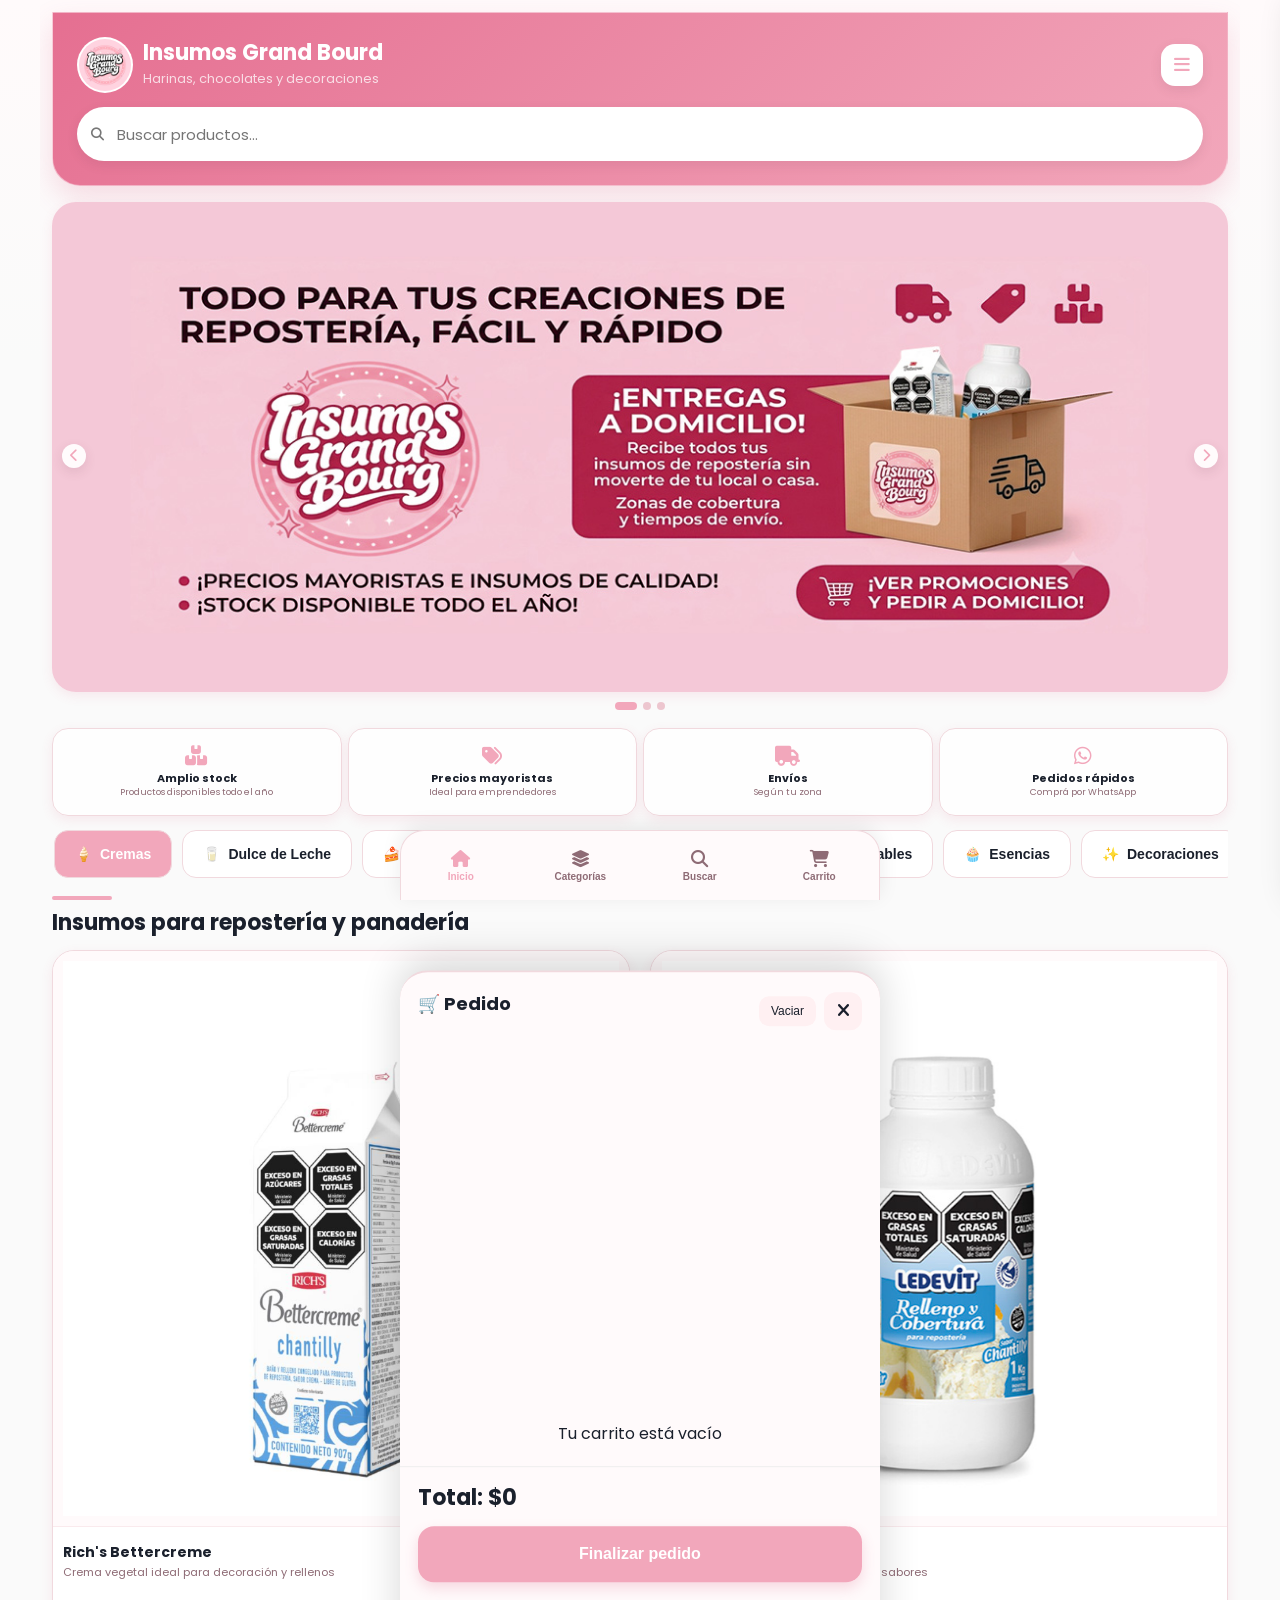
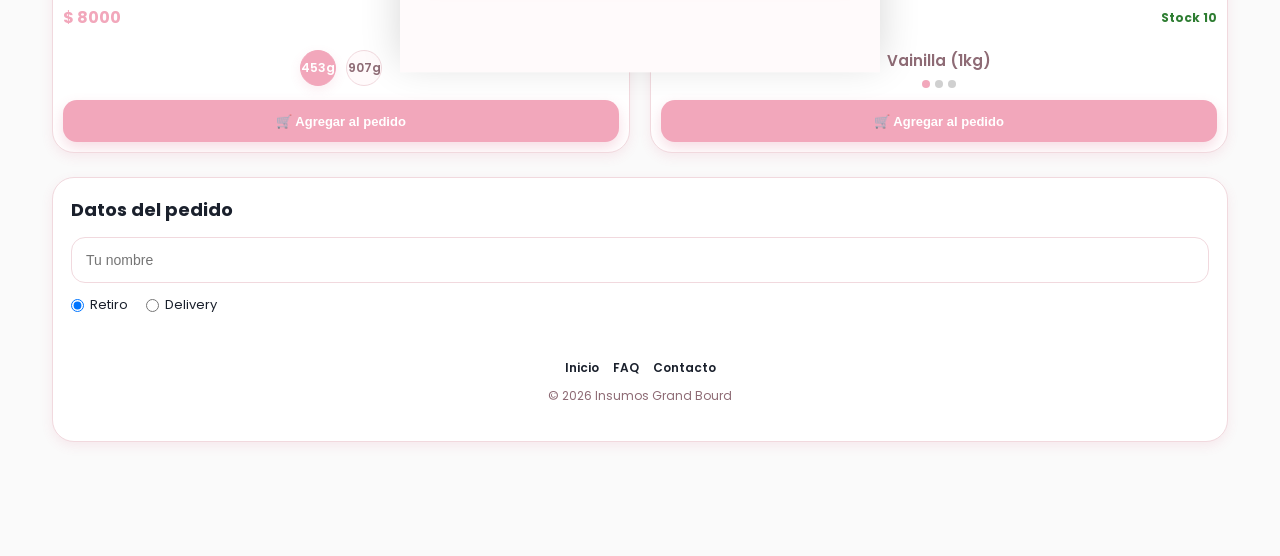
<file: index.html>
<!DOCTYPE html>
<html lang="es">

<head>

  <!-- ========================================
  META
  ======================================== -->

  <meta charset="UTF-8">

  <meta
    name="viewport"
    content="width=device-width, initial-scale=1.0"
  >

 <meta
  property="og:title"
  content="Insumos Grand Bourd"
>

  <meta
    name="theme-color"
  content="#D65378"
  >

  <!-- OPEN GRAPH -->

  <meta
  property="og:title"
  content="Insumos Grand Bourd"
>

  <meta
  property="og:description"
  content="Harinas, chocolates, dulce de leche, decoración y mucho más."
>

  <meta
    property="og:image"
    content="img/banners/banner1.jpg"
  >

  <meta
    property="og:type"
    content="website"
  >
  <meta
  property="og:locale"
  content="es_AR"
>

<meta
  property="og:site_name"
  content="Insumos Grand Bourd"
>

  <!-- TITLE -->

 <title>
  Insumos Grand Bourd
</title>

  <!-- FAVICON -->

  <link
    rel="icon"
    href="img/logo/favicon.png"
  >

  <!-- MANIFEST -->

  <link
    rel="manifest"
    href="manifest.json"
  >

  <!-- PRELOAD -->

  <link
    rel="preload"
    as="image"
    href="img/logo/logo.png"
  >

  <!-- ========================================
  CSS
  ======================================== -->

  <link
    rel="stylesheet"
    href="css/variables.css"
  >

  <link
    rel="stylesheet"
    href="css/style.css"
  >

  <link
    rel="stylesheet"
    href="css/responsive.css"
  >

  <!-- ========================================
  ICONOS
  ======================================== -->

  <link
    rel="stylesheet"
    href="https://cdnjs.cloudflare.com/ajax/libs/font-awesome/6.5.2/css/all.min.css"
  >

  <!-- ========================================
  FUENTES
  ======================================== -->

  <link
    rel="preconnect"
    href="https://fonts.googleapis.com"
  >

  <link
    rel="preconnect"
    href="https://fonts.gstatic.com"
    crossorigin
  >

  <link
    href="https://fonts.googleapis.com/css2?family=Poppins:wght@400;500;600;700&display=swap"
    rel="stylesheet"
  >

</head>

<body>

  <!-- ========================================
  APP
  ======================================== -->

  <div id="app">

    <!-- ========================================
    HEADER
    ======================================== -->

    <header class="header-premium">

      <!-- TOP -->

      <div class="header-top">

        <!-- LOGO -->

        <div class="header-logo">

          <img
            src="img/logo/logo.png"
            alt="Logo del negocio"
            class="logo"
            loading="eager"
          >

          <div class="negocio-info">

            <h1>
  Insumos Grand Bourd
</h1>

<p>
  Todo para repostería y panadería
</p>

          </div>

        </div>

        <!-- MENÚ -->

        <button
          id="menu-btn"
          type="button"
          class="menu-btn"
          aria-label="Abrir menú"
        >

          <i class="fa-solid fa-bars"></i>

        </button>

      </div>

      <!-- BUSCADOR -->

      <div class="header-search-full">

        <i class="fa-solid fa-magnifying-glass"></i>

        <input
          type="text"
          id="buscador"
          placeholder="Buscar productos..."
          autocomplete="off"
          enterkeyhint="search"
        >

      </div>

    </header>

    <!-- ========================================
    MENÚ LATERAL
    ======================================== -->

    <aside
      id="menu-lateral"
      class="menu-lateral"
    >

      <div class="menu-header">

        <h3>
          Menú
        </h3>

        <button
          id="cerrar-menu"
          class="cerrar-menu"
          type="button"
          aria-label="Cerrar menú"
        >

          <i class="fa-solid fa-xmark"></i>

        </button>

      </div>

      <nav class="menu-links">

        <a href="index.html">

          <i class="fa-solid fa-house"></i>

          Inicio

        </a>

        <a href="pages/faq.html">

          <i class="fa-solid fa-circle-question"></i>

          Preguntas frecuentes

        </a>

        <a href="pages/contacto.html">

          <i class="fa-solid fa-envelope"></i>

          Contacto

        </a>

      </nav>

    </aside>

    <!-- OVERLAY MENU -->

    <div
      id="overlay-menu"
      class="overlay-menu"
    >
    </div>

    <!-- ========================================
    SLIDER
    ======================================== -->

    <section class="slider-promos">

      <!-- IZQUIERDA -->

      <button
        class="slider-arrow prev"
        type="button"
        aria-label="Banner anterior"
      >

        <i class="fa-solid fa-chevron-left"></i>

      </button>

      <!-- CONTENEDOR -->

      <div class="slider-container">

        <div class="slider-track">

          <img
            src="img/banners/banner1.jpg"
            alt="Banner promocional 1"
            width="1200"
            height="500"
            loading="lazy"
          >

          <img
            src="img/banners/banner2.jpg"
            alt="Banner promocional 2"
            width="1200"
            height="500"
            loading="lazy"
          >

          <img
            src="img/banners/banner3.jpg"
            alt="Banner promocional 3"
            width="1200"
            height="500"
            loading="lazy"
          >

        </div>

      </div>

      <!-- DERECHA -->

      <button
        class="slider-arrow next"
        type="button"
        aria-label="Siguiente banner"
      >

        <i class="fa-solid fa-chevron-right"></i>

      </button>

      <!-- DOTS -->

      <div class="slider-dots">

        <span class="dot active"></span>

        <span class="dot"></span>

        <span class="dot"></span>

      </div>

    </section>


<!-- ========================================
BENEFICIOS
======================================== -->

<section class="beneficios">

  <article class="beneficio-card">

    <div class="beneficio-icon">

      <i class="fa-solid fa-boxes-stacked"></i>

    </div>

    <div>

      <h4>
        Amplio stock
      </h4>

      <p>
        Productos disponibles todo el año
      </p>

    </div>

  </article>

  <article class="beneficio-card">

    <div class="beneficio-icon">

      <i class="fa-solid fa-tags"></i>

    </div>

    <div>

      <h4>
        Precios mayoristas
      </h4>

      <p>
        Ideal para emprendedores
      </p>

    </div>

  </article>

  <article class="beneficio-card">

    <div class="beneficio-icon">

      <i class="fa-solid fa-truck"></i>

    </div>

    <div>

      <h4>
        Envíos
      </h4>

      <p>
        Según tu zona
      </p>

    </div>

  </article>

  <article class="beneficio-card">

    <div class="beneficio-icon">

      <i class="fa-brands fa-whatsapp"></i>

    </div>

    <div>

      <h4>
        Pedidos rápidos
      </h4>

      <p>
        Comprá por WhatsApp
      </p>

    </div>

  </article>

</section>

<!-- ========================================
CATEGORÍAS
======================================== -->

<section
  id="categorias"
  class="categorias categorias-premium categorias-slider"
>
</section>

<!-- ========================================
TÍTULO PRODUCTOS
======================================== -->

<section class="titulo-seccion-productos">

      <div class="titulo-linea"></div>

      <div class="titulo-info">

       <h4 id="titulo-categoria">
  Insumos para repostería y panadería
</h4>
      </div>

    </section>

    <!-- ========================================
    PRODUCTOS
    ======================================== -->

    <main id="productos">
    </main>

    <!-- ========================================
    DATOS CLIENTE
    ======================================== -->

    <section id="datos-cliente">

      <h2>
        Datos del pedido
      </h2>

      <!-- NOMBRE -->

      <input
        type="text"
        id="nombre-cliente"
        placeholder="Tu nombre"
        autocomplete="name"
      >

      <!-- ENTREGA -->

      <div class="opciones-entrega">

        <label>

          <input
            type="radio"
            name="tipo-entrega"
            value="retiro"
            checked
          >

          Retiro

        </label>

        <label>

          <input
            type="radio"
            name="tipo-entrega"
            value="delivery"
          >

          Delivery

        </label>

      </div>

      <!-- DIRECCIÓN -->

      <div
  id="contenedor-direccion"
  class="direccion-oculta"
>

  <select
    id="localidad-cliente"
  >

    <option value="">
      Seleccionar localidad
    </option>

  </select>

  <input
    type="text"
    id="direccion-cliente"
    placeholder="Dirección de entrega"
    autocomplete="street-address"
  >

  <div id="info-envio">

    <strong>

      Envío:
      <span id="costo-envio">
        $0
      </span>

    </strong>

  </div>

</div>

  <!-- ========================================
  OVERLAY CARRITO
  ======================================== -->

  <div
    id="overlay-carrito"
    class="overlay-carrito"
  >
  </div>

  <!-- ========================================
  CARRITO
  ======================================== -->

  <section
    id="seccion-carrito"
    class="carrito-panel"
  >

    <!-- HEADER -->

    <div class="carrito-header">

      <h2>
        🛒 Pedido
      </h2>

      <div class="carrito-header-actions">

        <button
          id="btn-vaciar"
          type="button"
        >

          Vaciar

        </button>

        <button
          id="cerrar-carrito"
          type="button"
          class="cerrar-carrito"
          aria-label="Cerrar carrito"
        >

          <i class="fa-solid fa-xmark"></i>

        </button>

      </div>

    </div>

    <!-- LISTA -->

    <ul id="lista-carrito">
    </ul>

    <!-- VACÍO -->

    <p id="carrito-vacio">

      Tu carrito está vacío

    </p>

    <!-- FOOTER -->

    <div class="carrito-footer">

      <h3 id="total-carrito">

        Total: $0

      </h3>

      <button
        id="btn-finalizar"
        type="button"
      >

        Finalizar pedido

      </button>

    </div>

  </section>

  <!-- ========================================
  FOOTER
  ======================================== -->

  <footer class="footer">

    <div class="footer-links">

      <a href="index.html">
        Inicio
      </a>

      <a href="pages/faq.html">
        FAQ
      </a>

      <a href="pages/contacto.html">
        Contacto
      </a>

    </div>

    <p id="footer-copyright">
  © 2026
</p>

  </footer>

  <!-- ========================================
  BARRA FLOTANTE
  ======================================== -->

  <div
    id="barra-flotante"
    class="barra-flotante"
  >

    <div class="barra-info">

      <span id="barra-cantidad">

        0 productos

      </span>

      <strong id="barra-total">

        Total: $0

      </strong>

    </div>

    <button
      id="barra-ver-carrito"
      type="button"
    >

      Ver carrito

    </button>

  </div>

  <!-- ========================================
  NAVBAR
  ======================================== -->

  <nav class="bottom-nav">

    <!-- INICIO -->

    <button
      class="bottom-btn activo"
      type="button"
    >

      <i class="fa-solid fa-house"></i>

      <span>
        Inicio
      </span>

    </button>

    <!-- CATEGORÍAS -->

    <button
      class="bottom-btn"
      id="btn-categorias-nav"
      type="button"
    >

      <i class="fa-solid fa-layer-group"></i>

      <span>
        Categorías
      </span>

    </button>

    <!-- BUSCAR -->

    <button
      class="bottom-btn"
      id="btn-buscar-nav"
      type="button"
    >

      <i class="fa-solid fa-magnifying-glass"></i>

      <span>
        Buscar
      </span>

    </button>

    <!-- CARRITO -->

    <button
      class="bottom-btn bottom-cart"
      id="bottom-cart-btn"
      type="button"
    >

      <div class="bottom-cart-icon">

        <i class="fa-solid fa-cart-shopping"></i>

        <span
          id="contador-bottom"
          class="contador-bottom"
        >
          0
        </span>

      </div>

      <span>
        Carrito
      </span>

    </button>

  </nav>

  <!-- ========================================
  SCRIPTS
  ======================================== -->

  <script
    src="config/config.js"
    defer
  ></script>

  <script
    src="js/productos.js"
    defer
  ></script>

  <script
    src="js/stock.js"
    defer
  ></script>

  <script
    src="js/categorias.js"
    defer
  ></script>

  <script
   src="js/envios.js" 
   defer
   ></script>

  <script
    src="js/carrito.js"
    defer
  ></script>

  <script
    src="js/whatsapp.js"
    defer
  ></script>

  <script
    src="js/app.js"
    defer
  ></script>

</body>

</html>
</file>
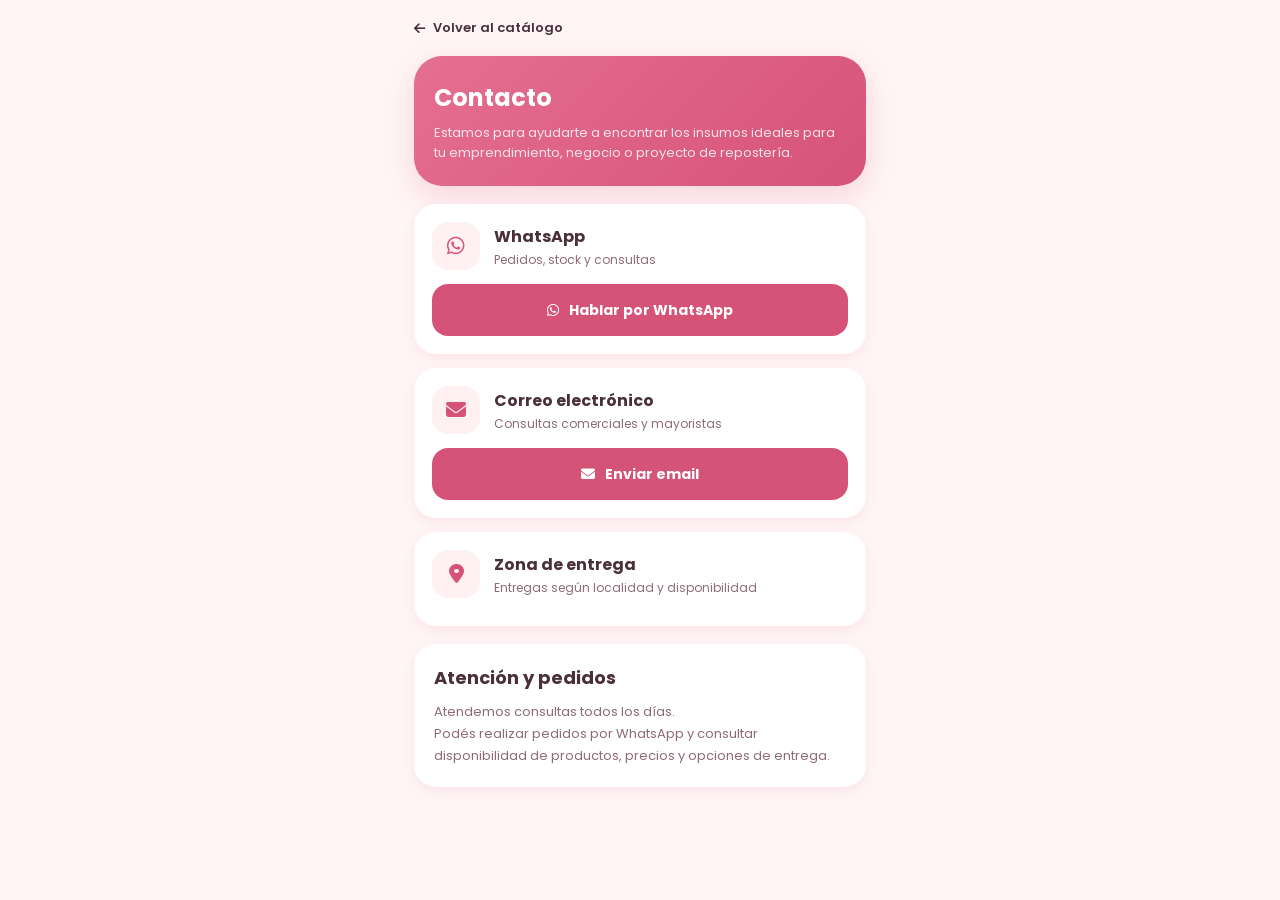
<file: pages/contacto.html>
<!DOCTYPE html>
<html lang="es">

<head>

  <meta charset="UTF-8">

  <meta
    name="viewport"
    content="width=device-width, initial-scale=1.0"
  >

  <title>
    Contacto | Insumos Grand Bourd
  </title>

  <!-- CSS -->

  <link
    rel="stylesheet"
    href="../css/variables.css"
  >

  <link
    rel="stylesheet"
    href="../css/style.css"
  >

  <!-- ICONOS -->

  <link
    rel="stylesheet"
    href="https://cdnjs.cloudflare.com/ajax/libs/font-awesome/6.5.2/css/all.min.css"
  >

  <!-- FUENTE -->

  <link
    rel="preconnect"
    href="https://fonts.googleapis.com"
  >

  <link
    rel="preconnect"
    href="https://fonts.gstatic.com"
    crossorigin
  >

  <link
    href="https://fonts.googleapis.com/css2?family=Poppins:wght@400;500;600;700&display=swap"
    rel="stylesheet"
  >

  <style>

    body{

      font-family:'Poppins',sans-serif;

      background:var(--color-fondo);

      color:var(--color-texto);

      padding-bottom:40px;

    }

    .contacto-container{

      width:100%;

      max-width:480px;

      margin:auto;

      padding:18px 14px;

    }

    .btn-back{

      display:flex;

      align-items:center;

      gap:8px;

      margin-bottom:18px;

      text-decoration:none;

      color:var(--color-texto);

      font-size:13px;

      font-weight:600;

    }

    .contacto-header{

      background:
  linear-gradient(135deg, #E56F91, var(--color-principal));

      border-radius:28px;

      padding:24px 20px;

      color:white;

      margin-bottom:18px;

      box-shadow:
        var(--shadow-floating);

    }

    .contacto-header h1{

      font-size:24px;

      margin-bottom:8px;

    }

    .contacto-header p{

      font-size:13px;

      line-height:1.5;

      color:
        rgba(255,255,255,0.82);

    }

    .contacto-card{

      background:white;

      border-radius:22px;

      padding:18px;

      margin-bottom:14px;

      box-shadow:
        var(--shadow-soft);

    }

    .contacto-top{

      display:flex;

      align-items:center;

      gap:14px;

      margin-bottom:10px;

    }

    .contacto-icon{

      width:48px;
      height:48px;

      border-radius:16px;

      background:
        var(--color-secundario);

      display:flex;

      align-items:center;

      justify-content:center;

      color:var(--color-principal);

      font-size:20px;

      flex-shrink:0;

    }

    .contacto-info h3{

      font-size:16px;

      margin-bottom:2px;

    }

    .contacto-info p{

      font-size:12px;

      color:var(--color-texto-soft);

    }

    .contacto-btn{

      width:100%;

      min-height:52px;

      border-radius:16px;

      background:
  var(--color-principal);

      color:white;

      display:flex;

      align-items:center;

      justify-content:center;

      gap:10px;

      text-decoration:none;

      font-weight:700;

      font-size:14px;

      margin-top:14px;

    }

    .extra-info{

      background:white;

      border-radius:22px;

      padding:20px;

      margin-top:18px;

      box-shadow:
        var(--shadow-soft);

    }

    .extra-info h3{

      font-size:18px;

      margin-bottom:10px;

    }

    .extra-info p{

      font-size:13px;

      line-height:1.7;

      color:var(--color-texto-soft);

    }

  </style>

</head>

<body>

  <div class="contacto-container">

    <a
      href="../index.html"
      class="btn-back"
    >

      <i class="fa-solid fa-arrow-left"></i>

      Volver al catálogo

    </a>

    <section class="contacto-header">

      <h1>
        Contacto
      </h1>

      <p>
        Estamos para ayudarte a encontrar los insumos ideales para tu emprendimiento, negocio o proyecto de repostería.
      </p>

    </section>

    <!-- WHATSAPP -->

    <div class="contacto-card">

      <div class="contacto-top">

        <div class="contacto-icon">

          <i class="fa-brands fa-whatsapp"></i>

        </div>

        <div class="contacto-info">

          <h3>
            WhatsApp
          </h3>

          <p>
            Pedidos, stock y consultas
          </p>

        </div>

      </div>

      <a
        href="https://wa.me/5491138599611"
        target="_blank"
        class="contacto-btn"
      >

        <i class="fa-brands fa-whatsapp"></i>

        Hablar por WhatsApp

      </a>

    </div>

    <!-- EMAIL -->

    <div class="contacto-card">

      <div class="contacto-top">

        <div class="contacto-icon">

          <i class="fa-solid fa-envelope"></i>

        </div>

        <div class="contacto-info">

          <h3>
            Correo electrónico
          </h3>

          <p>
            Consultas comerciales y mayoristas
          </p>

        </div>

      </div>

      <a
        href="mailto:contacto@mundorepostero.com"
        class="contacto-btn"
      >

        <i class="fa-solid fa-envelope"></i>

        Enviar email

      </a>

    </div>

    <!-- UBICACIÓN -->

    <div class="contacto-card">

      <div class="contacto-top">

        <div class="contacto-icon">

          <i class="fa-solid fa-location-dot"></i>

        </div>

        <div class="contacto-info">

          <h3>
            Zona de entrega
          </h3>

          <p>
            Entregas según localidad y disponibilidad
          </p>

        </div>

      </div>

    </div>

    <!-- INFO -->

    <section class="extra-info">

      <h3>
        Atención y pedidos
      </h3>

      <p>
        Atendemos consultas todos los días.<br>
        Podés realizar pedidos por WhatsApp y consultar disponibilidad de productos, precios y opciones de entrega.
      </p>

    </section>

  </div>

</body>

</html>
</file>
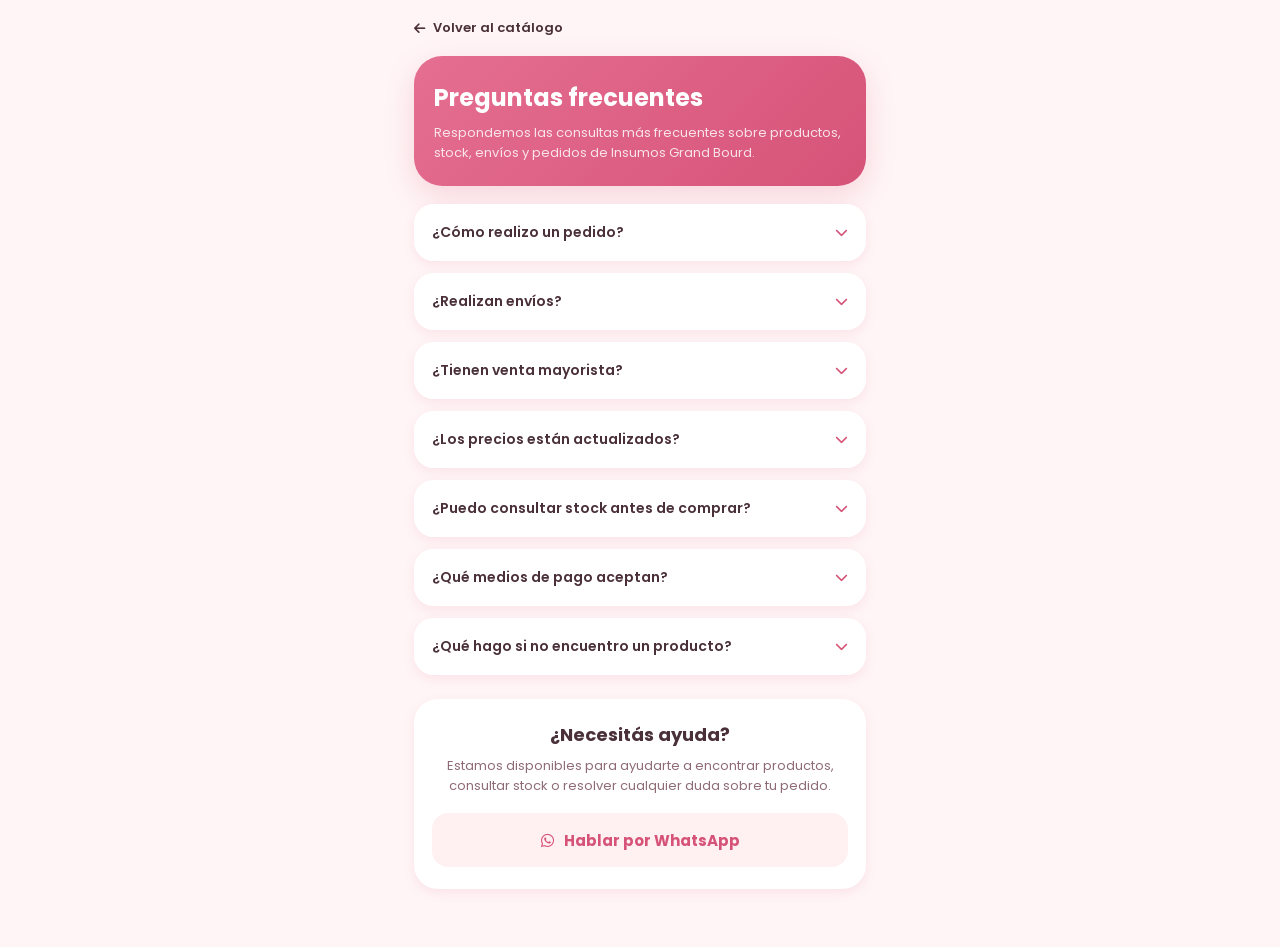
<file: pages/faq.html>
<!DOCTYPE html>
<html lang="es">

<head>

  <meta charset="UTF-8">

  <meta
    name="viewport"
    content="width=device-width, initial-scale=1.0"
  >

  <title>
    Preguntas Frecuentes | Insumos Grand Bourd
  </title>

  <!-- CSS -->

  <link
    rel="stylesheet"
    href="../css/variables.css"
  >

  <link
    rel="stylesheet"
    href="../css/style.css"
  >

  <!-- ICONOS -->

  <link
    rel="stylesheet"
    href="https://cdnjs.cloudflare.com/ajax/libs/font-awesome/6.5.2/css/all.min.css"
  >

  <!-- FUENTE -->

  <link
    rel="preconnect"
    href="https://fonts.googleapis.com"
  >

  <link
    rel="preconnect"
    href="https://fonts.gstatic.com"
    crossorigin
  >

  <link
    href="https://fonts.googleapis.com/css2?family=Poppins:wght@400;500;600;700&display=swap"
    rel="stylesheet"
  >

  <style>

    body{

      font-family:'Poppins',sans-serif;

      background:var(--color-fondo);

      color:var(--color-texto);

      padding-bottom:40px;

    }

    .faq-container{

      width:100%;

      max-width:480px;

      margin:auto;

      padding:18px 14px;

    }

    /* ======================================== */
    /* HEADER */
    /* ======================================== */

    .faq-header{

  background:
  linear-gradient(135deg, #E56F91, var(--color-principal));
      border-radius:28px;

      padding:24px 20px;

      color:white;

      margin-bottom:18px;

      box-shadow:
        var(--shadow-floating);

    }

    .faq-header h1{

      font-size:24px;

      margin-bottom:8px;

    }

    .faq-header p{

      font-size:13px;

      line-height:1.5;

      color:
        rgba(255,255,255,0.82);

    }

    /* ======================================== */
    /* FAQ ITEM */
    /* ======================================== */

    .faq-item{

      background:white;

      border-radius:20px;

      margin-bottom:12px;

      overflow:hidden;

      box-shadow:
        var(--shadow-soft);

    }

    .faq-question{

      width:100%;

      border:none;

      background:white;

      padding:18px;

      display:flex;

      align-items:center;

      justify-content:space-between;

      gap:12px;

      cursor:pointer;

      font-family:'Poppins',sans-serif;

      font-size:14px;

      font-weight:600;

      text-align:left;

      color:var(--color-texto);

    }

    .faq-question i{

      transition:0.25s ease;

      color:var(--color-principal);

      font-size:13px;

    }

    .faq-item.active .faq-question i{

      transform:rotate(180deg);

    }

    /* ======================================== */
    /* ANSWER */
    /* ======================================== */

    .faq-answer{

      max-height:0;

      overflow:hidden;

      transition:
        max-height 0.3s ease;

    }

    .faq-answer p{

      padding:
        0
        18px
        18px;

      font-size:13px;

      line-height:1.6;

      color:var(--color-texto-soft);

    }

    .faq-item.active .faq-answer{

      max-height:300px;

    }

    /* ======================================== */
    /* WHATSAPP */
    /* ======================================== */

    .faq-whatsapp{

      margin-top:24px;

      background:white;

      border-radius:24px;

      padding:22px 18px;

      text-align:center;

      box-shadow:
        var(--shadow-soft);

    }

    .faq-whatsapp h3{

      font-size:18px;

      margin-bottom:8px;

    }

    .faq-whatsapp p{

      font-size:13px;

      color:var(--color-texto-soft);

      margin-bottom:18px;

      line-height:1.5;

    }

    .faq-whatsapp a{

      width:100%;

      min-height:54px;

      border-radius:16px;

      background:
  var(--color-secundario);

      color:var(--color-principal);

      display:flex;

      align-items:center;

      justify-content:center;

      gap:10px;

      text-decoration:none;

      font-weight:700;

      font-size:15px;

    }

    /* ======================================== */
    /* BACK */
    /* ======================================== */

    .btn-back{

      display:flex;

      align-items:center;

      gap:8px;

      margin-bottom:18px;

      text-decoration:none;

      color:var(--color-texto);

      font-size:13px;

      font-weight:600;

    }

  </style>

</head>

<body>

  <div class="faq-container">

    <!-- VOLVER -->

    <a
      href="../index.html"
      class="btn-back"
    >

      <i class="fa-solid fa-arrow-left"></i>

      Volver al catálogo

    </a>

    <!-- HEADER -->

    <section class="faq-header">

      <h1>
        Preguntas frecuentes
      </h1>

      <p>
        Respondemos las consultas más frecuentes sobre productos, stock, envíos y pedidos de Insumos Grand Bourd.
      </p>

    </section>

    <!-- FAQ -->

    <div class="faq-item">

      <button class="faq-question">

        ¿Cómo realizo un pedido?

        <i class="fa-solid fa-chevron-down"></i>

      </button>

      <div class="faq-answer">

        <p>
          Agregá los productos que necesitás al carrito y presioná "Finalizar pedido". Recibirás el detalle del pedido por WhatsApp para coordinar el pago y la entrega.
        </p>

      </div>

    </div>

    <!-- ======================================== -->

    <div class="faq-item">

      <button class="faq-question">

        ¿Realizan envíos?

        <i class="fa-solid fa-chevron-down"></i>

      </button>

      <div class="faq-answer">

        <p>
          Sí. Realizamos entregas según la zona seleccionada. El costo de envío se calcula automáticamente al finalizar el pedido.
        </p>

      </div>

    </div>

    <!-- ======================================== -->

    <div class="faq-item">

      <button class="faq-question">

        ¿Tienen venta mayorista?

        <i class="fa-solid fa-chevron-down"></i>

      </button>

      <div class="faq-answer">

        <p>
          Sí. Trabajamos con emprendedores, pastelerías, panaderías y negocios gastronómicos. Consultanos por compras de volumen.
        </p>

      </div>

    </div>

    <!-- ======================================== -->

    <div class="faq-item">

      <button class="faq-question">

        ¿Los precios están actualizados?

        <i class="fa-solid fa-chevron-down"></i>

      </button>

      <div class="faq-answer">

        <p>
          Sí. Nuestro catálogo se actualiza periódicamente para reflejar precios y disponibilidad de stock.
        </p>

      </div>

    </div>

    <!-- ======================================== -->

    <div class="faq-item">

      <button class="faq-question">

        ¿Puedo consultar stock antes de comprar?

        <i class="fa-solid fa-chevron-down"></i>

      </button>

      <div class="faq-answer">

        <p>
          Sí. El stock mostrado en el catálogo se actualiza regularmente, pero también podés consultarnos directamente por WhatsApp.
        </p>

      </div>

    </div>

    <!-- ======================================== -->

    <div class="faq-item">

      <button class="faq-question">

        ¿Qué medios de pago aceptan?

        <i class="fa-solid fa-chevron-down"></i>

      </button>

      <div class="faq-answer">

        <p>
          Aceptamos transferencias bancarias, efectivo y billeteras virtuales.
        </p>

      </div>

    </div>

    <!-- ======================================== -->

    <div class="faq-item">

      <button class="faq-question">

        ¿Qué hago si no encuentro un producto?

        <i class="fa-solid fa-chevron-down"></i>

      </button>

      <div class="faq-answer">

        <p>
          Escribinos por WhatsApp. Nuestro stock cambia constantemente y es posible que podamos conseguir el producto que necesitás.
        </p>

      </div>

    </div>

    <!-- WHATSAPP -->

    <section class="faq-whatsapp">

      <h3>
        ¿Necesitás ayuda?
      </h3>

      <p>
        Estamos disponibles para ayudarte a encontrar productos, consultar stock o resolver cualquier duda sobre tu pedido.
      </p>

      <a
        href="https://wa.me/5491138599611"
        target="_blank"
      >

        <i class="fa-brands fa-whatsapp"></i>

        Hablar por WhatsApp

      </a>

    </section>

  </div>

  <!-- SCRIPT -->

  <script>

    const faqItems =
      document.querySelectorAll(".faq-item");

    faqItems.forEach(item => {

      const button =
        item.querySelector(".faq-question");

      button.addEventListener("click", () => {

        item.classList.toggle("active");

      });

    });

  </script>

</body>

</html>
</file>
<file: css/variables.css>
:root {

  /* ========================================
     IDENTIDAD DE MARCA
  ======================================== */

  --color-principal: #D65378;

  --color-principal-hover: #B63D60;

  --color-secundario: #FFF0F2;

  --color-acento: #F2A4B4;

  /* ========================================
     SUPERFICIES Y FONDOS
  ======================================== */

  --color-fondo: #FFF5F6;

  --color-surface: #FFFFFF;

  --color-overlay: rgba(0, 0, 0, 0.45);

  /* ========================================
     TIPOGRAFÍA
  ======================================== */

  --color-texto: #4A3038;

  --color-texto-soft: #8E6B75;

  --color-texto-invertido: #FFFFFF;

  /* ========================================
     BORDES
  ======================================== */

  --color-borde: #F1D9DE;

  --color-borde-hover: #E9BDC8;

  /* ========================================
     ESTADOS
  ======================================== */

  --color-stock: #2E7D32;

  --color-sin-stock: #C62828;

  --color-exito: #2E7D32;

  --color-advertencia: #E8C547;

  --color-error: #C62828;

  /* ========================================
     TIPOGRAFÍA
  ======================================== */

  --font-principal:
    "Poppins",
    sans-serif;

  --text-xs: 12px;

  --text-sm: 14px;

  --text-md: 16px;

  --text-lg: 18px;

  --text-xl: 24px;

  --text-xxl: 32px;

  --line-height: 1.4;

  /* ========================================
     ESPACIADOS
  ======================================== */

  --space-1: 4px;

  --space-2: 8px;

  --space-3: 12px;

  --space-4: 16px;

  --space-5: 20px;

  --space-6: 24px;

  --space-7: 32px;

  --space-8: 40px;

  --space-9: 48px;

  /* ========================================
     BORDES REDONDEADOS
  ======================================== */

  --radius-sm: 10px;

  --radius-md: 16px;

  --radius-lg: 22px;

  --radius-xl: 28px;

  --radius-full: 999px;

  /* ========================================
     SOMBRAS
  ======================================== */

  --shadow-soft:
    0 4px 12px rgba(
      214,
      83,
      120,
      0.10
    );

  --shadow-hover:
    0 8px 18px rgba(
      214,
      83,
      120,
      0.16
    );

  --shadow-floating:
    0 10px 30px rgba(
      214,
      83,
      120,
      0.20
    );

  /* ========================================
     TRANSICIONES
  ======================================== */

  --transition-fast:
    0.15s ease;

  --transition:
    0.25s ease;

  --transition-slow:
    0.4s ease;

  /* ========================================
     LAYOUT
  ======================================== */

  --container-width: 1200px;

  --navbar-height: 72px;

  --bottom-nav-height: 72px;

  --header-height: auto;

  /* ========================================
     Z-INDEX
  ======================================== */

  --z-header: 100;

  --z-overlay: 900;

  --z-menu: 950;

  --z-cart: 960;

  --z-floating: 970;

  --z-modal: 999;

}
</file>
<file: css/style.css>
/* ========================================
RESET
======================================== */

*{
  margin:0;
  padding:0;
  box-sizing:border-box;
}

/* ========================================
ROOT
======================================== */

html{
  scroll-behavior:smooth;
}

/* ========================================
BODY
======================================== */
body{

  font-family:
    'Poppins',
    sans-serif;

  background:var(--color-fondo);

  color:
    var(--color-texto);

  overflow-x:hidden;

  padding-bottom:90px;

  min-height:100vh;

}

/* ========================================
APP
======================================== */

#app{

  width:100%;

  max-width:480px;

  margin:0 auto;

  overflow-x:hidden;

  padding:
    0
    12px
    24px;

}

/* ========================================
HEADER
======================================== */

.header-premium{

 background:
linear-gradient(
  135deg,
  #E56F91,
  var(--color-principal)
);

  padding:16px;

  border-bottom-left-radius:28px;
  border-bottom-right-radius:28px;

  margin-bottom:16px;

  box-shadow:
    0 10px 30px rgba(
      0,
      0,
      0,
      0.12
    );

}

/* ========================================
TOP HEADER
======================================== */

.header-top{

  display:flex;

  align-items:center;

  justify-content:space-between;

  gap:12px;

  margin-bottom:14px;

}

/* ========================================
LOGO
======================================== */

.header-logo{

  display:flex;

  align-items:center;

  gap:10px;

  min-width:0;

}

.logo{

   width:56px;
  height:56px;

  border-radius:50%;

  object-fit:cover;

  background:white;

  flex-shrink:0;

}

.negocio-info{

  min-width:0;

}

.negocio-info h1{

  color:white;

  font-size:16px;

  line-height:1.1;

  font-weight:700;

  white-space:nowrap;

  overflow:hidden;

  text-overflow:ellipsis;

}

.negocio-info p{

  color:
    rgba(255,255,255,0.75);

  font-size:11px;

  margin-top:3px;

}

/* ========================================
BUSCADOR
======================================== */

.header-search-full{

  position:relative;

  width:100%;

}

.header-search-full i{

  position:absolute;

  left:14px;

  top:50%;

  transform:
    translateY(-50%);

  color:#777;

  font-size:13px;

}

#buscador{

  width:100%;

  height:48px;

  border:none;

  outline:none;

  border-radius:999px;

  background:white;

  padding:0 18px 0 40px;

  font-size:13px;

  font-family:'Poppins',sans-serif;

  box-shadow:
    0 4px 12px rgba(0,0,0,0.08);

}

/* ========================================
CARRITO
======================================== */

.cart-btn{

  width:46px;
  height:46px;

  border:none;

  border-radius:50%;

  background:var(--color-principal);

  color:white;

  position:relative;

  cursor:pointer;

  font-size:16px;

  flex-shrink:0;

  box-shadow:var(--shadow-soft);

}

#contador-carrito{

  position:absolute;

  top:-4px;
  right:-4px;

  width:18px;
  height:18px;

  border-radius:50%;

 background:var(--color-surface);

color:var(--color-principal);
  font-size:10px;

  font-weight:700;

  display:flex;

  align-items:center;

  justify-content:center;

}

/* ========================================
CATEGORÍAS
======================================== */

.categorias-premium{

  display:flex;

  gap:10px;

  overflow-x:auto;

  scrollbar-width:none;

  padding-bottom:4px;

}

.categorias-premium::-webkit-scrollbar{

  display:none;

}

/* ========================================
CATEGORÍAS DEBAJO DEL SLIDER
======================================== */

.categorias-slider{

  margin-bottom:18px;

  padding:0 2px;

}

.categorias-premium button{

  border:1px solid var(--color-borde);

  background:white;

  min-height:42px;

  padding:0 16px;

  border-radius:14px;

  font-size:12px;

  font-weight:600;

  white-space:nowrap;

  display:flex;

  align-items:center;

  gap:8px;

  color:#222;

  cursor:pointer;

  flex-shrink:0;

  box-shadow:
    0 4px 14px rgba(0,0,0,0.06);

}

.categoria-activa{
  background:var(--color-principal) !important;
  color:var(--color-texto-invertido) !important;
}


/* ========================================
BENEFICIOS
======================================== */

.beneficios{

  display:grid;

  grid-template-columns:
    repeat(4,1fr);

  gap:6px;

  margin-bottom:14px;

}

.beneficio-card{

  background:#FFFDFE;

  border-radius:16px;

  padding:10px 6px;

  text-align:center;

  display:flex;

  flex-direction:column;

  align-items:center;

  justify-content:center;

  min-height:88px;

}

/* ========================================
ICONO
======================================== */

.beneficio-icon{

  display:flex;

  align-items:center;

  justify-content:center;

  margin-bottom:6px;

  color:var(--color-principal);

  font-size:20px;

}

/* ========================================
TEXTO
======================================== */

.beneficio-card h4{

  font-size:11px;

  line-height:1.2;

  font-weight:700;

  color:var(--color-texto);

  margin-bottom:2px;

}

.beneficio-card p{

  font-size:9px;

  line-height:1.2;

  color:var(--color-texto-soft);

}
/* ========================================
TÍTULO SECCIÓN PRODUCTOS
======================================== */

.titulo-seccion-productos{

  margin-bottom:14px;

}

.titulo-linea{

  width:60px;

  height:5px;
  


  border-radius:999px;

  background:
   linear-gradient(
  90deg,
  var(--color-principal),
  var(--color-principal-hover)
);

  margin-bottom:10px;

}

.titulo-info h2{

  font-size:24px;

  font-weight:700;

   color:var(--color-texto);

  margin-bottom:2px;

  line-height:1;

}

.titulo-info p{

  font-size:13px;

   color:var(--color-texto-soft);

}

/* ========================================
PRODUCTOS
======================================== */

#productos{

  display:grid;

  grid-template-columns:
    repeat(2,1fr);

  gap:12px;

}

/* ========================================
CARD PRODUCTO
======================================== */

.card-producto{

  background:#FFFFFF;

  border:1px solid #F3DDE6;

  border-radius:22px;

  overflow:hidden;

  box-shadow:
    0 4px 16px rgba(255, 255, 255, 0.06);

display:flex;

  flex-direction:column;

  height:100%;

}

.card-producto:hover{

  transform:
    translateY(-2px);

}

/* ========================================
IMAGEN
======================================== */

.img-producto{

  width:100%;

  aspect-ratio:1/1;

  object-fit:contain;

  object-position:center;

  background:#fff;

  padding:10px;

}
/* ========================================
CONTENIDO
======================================== */

.contenido-producto{

  padding:10px;

  display:flex;

  flex-direction:column;

  flex:1;

}

.top-producto{

  flex:1;

}

/* ========================================
NOMBRE
======================================== */

.info-producto h3{

  font-size:14px;

  line-height:1.2;

  font-weight:700;

   color:var(--color-texto);

  margin-bottom:4px;

}

/* ========================================
DESCRIPCIÓN
======================================== */

.descripcion{

  font-size:11px;

  color:#8a8a8a;

  line-height:1.3;

  margin-bottom:10px;

  min-height:30px;

}

/* ========================================
PRECIO Y STOCK
======================================== */

.precio-stock{

  display:flex;

  justify-content:space-between;

  align-items:center;

  margin-bottom:10px;

  gap:8px;

}

.precio{

  font-size:16px;

  font-weight:700;

  color:var(--color-texto);


}

.stock{

  font-size:12px;

  color:var(--color-exito);

  font-weight:700;

  white-space:nowrap;

}

/* ========================================
BOTÓN PRODUCTO
======================================== */

.card-producto button{

  width:100%;

  height:42px;

  border:none;

  border-radius:14px;

  background:
    linear-gradient(
  90deg,
  var(--color-principal),
  var(--color-principal-hover)
);

  color:white;

  font-size:13px;

  font-weight:600;

  cursor:pointer;

  margin-top:auto;

}

/* ========================================
DATOS CLIENTE
======================================== */

#datos-cliente{

  margin-top:24px;

  background:white;

  padding:18px;

  border-radius:22px;

  box-shadow:
    0 4px 16px rgba(0,0,0,0.05);

}

#datos-cliente h2{

  font-size:18px;

  margin-bottom:14px;

}

#datos-cliente input[type="text"]{

  width:100%;

  padding:14px;

  border:1px solid #ddd;

  border-radius:14px;

  margin-bottom:12px;

  font-size:14px;

  outline:none;

}

/* ========================================
ENTREGA
======================================== */

.opciones-entrega{

  display:flex;

  gap:18px;

  margin-bottom:12px;

}

.opciones-entrega label{

  display:flex;

  align-items:center;

  gap:6px;

  font-size:13px;

}

/* ========================================
OVERLAY
======================================== */

.overlay-carrito{

  position:fixed;

  inset:0;

  background:
    rgba(0,0,0,0.35);

  backdrop-filter:
    blur(3px);

  opacity:0;

  pointer-events:none;

  transition:0.3s ease;

  z-index:998;

}

.overlay-activo{

  opacity:1;

  pointer-events:auto;

}

/* ========================================
PANEL CARRITO
======================================== */

.carrito-panel{

  position:fixed;

  left:50%;
  bottom:0;

  transform:
    translateX(-50%)
    translateY(110%);

  width:100%;

  max-width:480px;

  height:78vh;

  background:rgb(255, 255, 255);

  border-top-left-radius:28px;
  border-top-right-radius:28px;

  z-index:999;

  transition:
    transform 0.35s ease;

  box-shadow:
    0 -10px 40px rgba(0,0,0,0.16);

  display:flex;

  flex-direction:column;

  overflow:hidden;

  border-top:
  2px solid #F3DDE6;

}

.carrito-abierto{

  transform:
    translateX(-50%)
    translateY(0) !important;

}

/* ========================================
HEADER CARRITO
======================================== */

.carrito-header{

  display:flex;

  justify-content:space-between;

  align-items:center;

  padding:18px;

}

.carrito-header h2{

  font-size:18px;

}

#btn-vaciar{

  border:none;

  background:#f0f0f0;

  padding:8px 12px;

  border-radius:10px;

  font-size:12px;

  cursor:pointer;

}

/* ========================================
HEADER ACTIONS
======================================== */

.carrito-header-actions{

  display:flex;

  align-items:center;

  gap:8px;

}

/* ========================================
CERRAR CARRITO
======================================== */

.cerrar-carrito{

  width:38px;
  height:38px;

  border:none;

  border-radius:12px;

  background:#f3f3f3;

  color:#222;

  font-size:18px;

  cursor:pointer;

  display:flex;

  align-items:center;

  justify-content:center;

  transition:0.2s ease;

}

.cerrar-carrito:hover{

  background:#e9e9e9;

}

/* ========================================
LISTA CARRITO
======================================== */

#lista-carrito{

  list-style:none;

  padding:0 18px;

  overflow-y:auto;

  flex:1;

}

/* ========================================
ITEM CARRITO
======================================== */

.item-carrito{

  display:flex;

  gap:12px;

  align-items:center;

  background:#f8f9fb;

  border-radius:16px;

  padding:10px;

  margin-bottom:12px;

}

.item-carrito img{

  width:60px;
  height:60px;

  object-fit:contain;

  background:white;

  border-radius:12px;

  padding:6px;

  flex-shrink:0;

}

.info-item{

  flex:1;

}

.info-item h4{

  font-size:13px;

  margin-bottom:3px;

}

.info-item p{

  font-size:12px;

}

/* ========================================
CONTROLES
======================================== */

.controles{

  display:flex;

  align-items:center;

  gap:8px;

  margin-top:6px;

}

.controles button{

  width:24px;
  height:24px;

  border:none;

  border-radius:8px;

  background:
    var(--color-principal);

  color:white;

  font-size:13px;

  cursor:pointer;

}

/* ========================================
FOOTER CARRITO
======================================== */

.carrito-footer{

  background:white;

  padding:
    14px
    18px
    90px;

  border-top:
    1px solid #eee;

}

/* ========================================
TOTAL
======================================== */

#total-carrito{

  margin-bottom:12px;

  font-size:22px;

  font-weight:700;

}

/* ========================================
FINALIZAR
======================================== */

#btn-finalizar{

  width:100%;

  min-height:56px;

  border:none;

  border-radius:16px;

  background:
    linear-gradient(
  90deg,
  var(--color-principal),
  var(--color-principal-hover)
);

  color:white;

  font-size:16px;

  font-weight:700;

  cursor:pointer;

}

/* ========================================
CARRITO VACÍO
======================================== */

#carrito-vacio{

  padding:20px;

  text-align:center;

}

/* ========================================
FOOTER
======================================== */

.footer{

  margin-top:26px;

  padding:18px 10px;

  text-align:center;

  color:#777;

  font-size:12px;

}

.footer-links{

  display:flex;

  justify-content:center;

  gap:14px;

  margin-bottom:10px;

}

.footer-links a{

  text-decoration:none;

  color:
    var(--color-texto);

  font-weight:600;

  font-size:12px;

}

/* ========================================
BOTTOM NAV
======================================== */

.bottom-nav{

  position:fixed;

  bottom:0;

  left:50%;

  transform:
    translateX(-50%);

  width:100%;

  max-width:480px;

  height:70px;

  background:white;

  display:flex;

  justify-content:space-around;

  align-items:center;

  border-top-left-radius:24px;
  border-top-right-radius:24px;

  box-shadow:
    0 -4px 20px rgba(0,0,0,0.08);

  z-index:997;

}

.bottom-btn{

  border:none;

  background:transparent;

  display:flex;

  flex-direction:column;

  align-items:center;

  justify-content:center;

  gap:4px;

  color:#888;

  font-size:17px;

  cursor:pointer;

  width:100%;

}

.bottom-btn span{

  font-size:10px;

  font-weight:600;

}

.bottom-btn.activo{

  color:
    var(--color-principal);

}

/* ========================================
SIN RESULTADOS
======================================== */

.sin-resultados{

  grid-column:1/-1;

  background:white;

  padding:30px;

  border-radius:18px;

  text-align:center;

  font-size:14px;

  box-shadow:
    0 2px 10px rgba(0,0,0,0.05);

}

/* ========================================
RESPONSIVE
======================================== */

@media (min-width:768px){

  #app{

    max-width:1200px;

  }

  #productos{

    grid-template-columns:
      repeat(auto-fit,minmax(230px,1fr));

  }

  .negocio-info h1{

    font-size:22px;

  }

  .negocio-info p{

    font-size:13px;

  }

  #buscador{

    height:54px;

    font-size:15px;

  }

  .cart-btn{

    width:54px;
    height:54px;

    font-size:18px;

  }

  .categorias-premium button{

    height:48px;

    padding:0 20px;

    font-size:14px;

  }

}

/* ========================================
ERROR FORMULARIO
======================================== */

.campo-error{

  border:2px solid #E53935 !important;

  animation:
    shakeCampo .35s ease;

}

.mensaje-error{

  color:#E53935;

  font-size:12px;

  font-weight:600;

  margin-top:6px;

  margin-bottom:10px;

}
/* ========================================
HIGHLIGHT CATEGORÍAS
======================================== */

.categorias-highlight{

  animation:
    categoriasGlow 1.2s ease;

}

@keyframes categoriasGlow{

  0%{

    transform:
      scale(1);

  }

  50%{

    transform:
      scale(1.02);

  }

  100%{

    transform:
      scale(1);

  }

}/* ========================================
SLIDER PREMIUM
======================================== */

.slider-promos{

  position:relative;

  margin-bottom:18px;

}

.slider-container{

  overflow:hidden;

  border-radius:24px;

  /* Los banners se diseñan a 1200 × 500 px. */
  aspect-ratio:1200 / 500;

  background:#f5f5f5;

}

.slider-track{

  display:flex;

  height:100%;

  transition:
    transform 0.4s ease;

}

.slider-track img{

  flex:0 0 100%;

  width:100%;

  height:100%;

  /* Evita deformar o recortar el diseño del banner. */
  object-fit:contain;

  object-position:center;

}
/* ========================================
FLECHAS
======================================== */

.slider-arrow{

  position:absolute;

  top:50%;

  transform:
    translateY(-50%);

  width:24px;
  height:24px;

  border:none;

  border-radius:50%;

  background:
    rgba(255,255,255,0.92);

  color:#111;

  display:flex;

  align-items:center;

  justify-content:center;

  cursor:pointer;

  z-index:2;

  box-shadow:
    0 4px 10px rgba(0,0,0,0.08);

}

.slider-arrow.prev{

  left:10px;

}

.slider-arrow.next{

  right:10px;

}

/* ========================================
DOTS
======================================== */

.slider-dots{

  display:flex;

  justify-content:center;

  gap:6px;

  margin-top:10px;

}

.dot{

  width:8px;
  height:8px;

  border-radius:50%;

  background:#c9c9c9;

  transition:0.25s ease;

}

.dot.active{
  width:22px;
  border-radius:999px;
  background:var(--color-principal);
}
/* ========================================
MENU BUTTON
======================================== */

.menu-btn{

  width:42px;
  height:42px;

  border:none;

  border-radius:14px;

  background:white;

  color:#111;

  font-size:18px;

  cursor:pointer;

  display:flex;

  align-items:center;

  justify-content:center;

}

/* ========================================
MENU LATERAL
======================================== */

.menu-lateral{

  position:fixed;

  top:0;
  right:-280px;

  width:260px;
  height:100vh;

  background:white;

  z-index:1001;

  padding:20px;

  display:flex;

  flex-direction:column;

  gap:10px;

  transition:0.3s ease;

  box-shadow:
    -10px 0 30px rgba(0,0,0,0.12);

}

.menu-abierto{

  right:0;

}

/* ========================================
HEADER MENU
======================================== */

.menu-header{

  display:flex;

  align-items:center;

  justify-content:space-between;

  margin-bottom:20px;

}

.menu-header h3{

  font-size:18px;

}

/* ========================================
CERRAR MENU
======================================== */

.cerrar-menu{

  width:38px;
  height:38px;

  border:none;

  border-radius:12px;

  background:#f3f3f3;

  font-size:18px;

  cursor:pointer;

}

/* ========================================
LINKS MENU
======================================== */

.menu-lateral a{

  text-decoration:none;

  color:var(--color-texto);

  background:#f8f8f8;

  padding:14px;

  border-radius:14px;

  display:flex;

  align-items:center;

  gap:10px;

  font-size:14px;

  font-weight:600;

}

/* ========================================
OVERLAY MENU
======================================== */

.overlay-menu{

  position:fixed;

  inset:0;

  background:
    rgba(0,0,0,0.35);

  opacity:0;

  pointer-events:none;

  transition:0.3s ease;

  z-index:1000;

}

.overlay-menu.activo{

  opacity:1;

  pointer-events:auto;

}/* ========================================
BOTTOM CART
======================================== */

.bottom-cart{

  position:relative;

}

/* ========================================
ICONO
======================================== */

.bottom-cart-icon{

  position:relative;

  display:flex;

  align-items:center;

  justify-content:center;

}

/* ========================================
CONTADOR
======================================== */

.contador-bottom{

  position:absolute;

  top:-6px;
  right:-10px;

  width:18px;
  height:18px;

  border-radius:50%;

  background:var(--color-principal);

    color:var(--color-texto-invertido);

  font-size:10px;

  font-weight:700;

  display:flex;

  align-items:center;

  justify-content:center;

}
/* ========================================
BARRA FLOTANTE
======================================== */

.barra-flotante{

  position:fixed;

  left:50%;
  bottom:82px;

  transform:translateX(-50%);

  width:calc(100% - 24px);

  max-width:456px;

  background:
    linear-gradient(
  90deg,
  var(--color-principal),
  var(--color-principal-hover)
);

  border-radius:18px;

  padding:14px 16px;

  display:none;

  align-items:center;

  justify-content:space-between;

  gap:12px;

  z-index:996;

  box-shadow:
  0 8px 24px rgba(
    217,
    121,
    162,
    0.25
  );

}

/* ========================================
INFO
======================================== */

.barra-info{

  display:flex;

  flex-direction:column;

  gap:2px;

  color:white;

}

#barra-cantidad{

  font-size:12px;

  opacity:0.85;

}

#barra-total{

  font-size:18px;

  line-height:1;

}

/* ========================================
BOTÓN
======================================== */

#barra-ver-carrito{

  border:none;

  background:white;

   color:var(--color-principal);

  height:42px;

  padding:0 16px;

  border-radius:12px;

  font-size:13px;

  font-weight:700;

  cursor:pointer;

  flex-shrink:0;

}
.direccion-oculta{
  display:none;
}

.card-producto button:disabled{

  background:#d9d9d9 !important;

  color:#777 !important;

  cursor:not-allowed;

  opacity:.9;

  box-shadow:none;

}
/* ========================================
ENVÍOS
======================================== */

#localidad-cliente{

  width:100%;

  padding:14px;

  border:1px solid #ddd;

  border-radius:14px;

  margin-bottom:12px;

  font-size:14px;

  background:white;

}

#info-envio{

  margin-top:8px;

  font-size:14px;

  color:var(--color-texto);

}
/* ========================================
CAMPO ERROR
======================================== */

@keyframes shakeCampo{

  0%{
    transform:translateX(0);
  }

  25%{
    transform:translateX(-4px);
  }

  50%{
    transform:translateX(4px);
  }

  75%{
    transform:translateX(-4px);
  }

  100%{
    transform:translateX(0);
  }

}

/* ========================================
VARIANTES FLORERÍA PREMIUM
======================================== */

.variantes-producto{

  display:flex;

  justify-content:center;

  align-items:center;

  gap:10px;

  margin:10px 0 14px;

}

.variante-opcion{

  width:36px;

  height:36px;

  display:flex;

  align-items:center;

  justify-content:center;

  border-radius:999px;

  border:1px solid #E8DDE3;

  background:#FFFDFE;

  color:#8A6B79;

  font-size:12px;

  font-weight:600;

  cursor:pointer;

  transition:
    all .2s ease;

}

.variante-opcion:hover{

  transform:
    translateY(-1px);

  border-color:#D8B9C8;

}

.variante-opcion.activa{

  background:#1A202C;

  border-color:#b7bcc4;

  color:#FFFFFF;

  box-shadow:
    0 4px 10px rgba(241, 236, 238, 0.897);

}
.sabor-actual{

  margin-top:10px;

  text-align:center;

  font-size:.85rem;

  font-weight:600;

  color:var(--color-principal);

}

.indicadores-sabor{

  display:flex;

  justify-content:center;

  gap:6px;

  margin-top:6px;

}

.indicador-sabor{

  width:8px;
  height:8px;

  border-radius:50%;

  background:#d0d0d0;

  transition:.25s;

}

.indicador-sabor.activo{

  background:var(
    --color-principal
  );

}
.sabor-actual{
    min-height: 24px;
    display: flex;
    align-items: center;
    justify-content: center;

    text-align: center;
    font-size: 0.95rem;
    font-weight: 600;
    color: #4a4a4a;

    margin-top: 8px;
}

.indicadores-sabor{
    min-height: 16px;

    display: flex;
    justify-content: center;
    align-items: center;

    gap: 5px;

    margin-top: 4px;
    margin-bottom: 8px;
}

.info-item small{

  display:block;

  margin-bottom:4px;

  color:#6b7280;

  font-size:12px;

  font-weight:600;

}

/* ========================================
   SISTEMA VISUAL ROSA · LIMPIO Y CÁLIDO
======================================== */

body{
  background:linear-gradient(180deg, #fffafb 0, var(--color-fondo) 360px);
}

#app{
  padding-top:12px;
}

.header-premium{
  border:1px solid rgba(255,255,255,.45);
  box-shadow:0 12px 28px rgba(214,83,120,.18);
}

.logo{
  border:2px solid rgba(255,255,255,.72);
}

#buscador{
  color:var(--color-texto);
  box-shadow:0 4px 12px rgba(102,49,65,.10);
}

#buscador:focus,
#datos-cliente input[type="text"]:focus,
#localidad-cliente:focus{
  border-color:var(--color-principal);
  box-shadow:0 0 0 3px rgba(214,83,120,.14);
}

.menu-btn{
  color:var(--color-principal);
  box-shadow:0 4px 12px rgba(102,49,65,.10);
}

.beneficio-card,
#datos-cliente,
.sin-resultados{
  border:1px solid var(--color-borde);
  box-shadow:var(--shadow-soft);
}

.beneficio-card{
  background:rgba(255,255,255,.82);
}

.categorias-premium button{
  color:var(--color-texto);
  background:var(--color-surface);
  box-shadow:none;
  transition:background var(--transition), color var(--transition), border-color var(--transition);
}

.categorias-premium button:hover,
.categorias-premium button:focus-visible{
  border-color:var(--color-principal);
  color:var(--color-principal);
}

.titulo-linea{
  height:4px;
  background:var(--color-principal);
}

.titulo-info :is(h2, h4){
  font-size:22px;
  font-weight:700;
  color:var(--color-texto);
  line-height:1.2;
  margin:0;
}

.card-producto{
  border-color:var(--color-borde);
  box-shadow:var(--shadow-soft);
  transition:transform var(--transition), box-shadow var(--transition);
}

.card-producto:hover{
  box-shadow:var(--shadow-hover);
}

.img-producto{
  background:#fffafb;
  border-bottom:1px solid #faeaed;
}

.descripcion{
  color:var(--color-texto-soft);
}

.precio{
  color:var(--color-principal);
}

.card-producto button,
#btn-finalizar{
  background:var(--color-principal);
  box-shadow:0 6px 14px rgba(214,83,120,.20);
  transition:background var(--transition), transform var(--transition), box-shadow var(--transition);
}

.card-producto button:hover,
#btn-finalizar:hover{
  background:var(--color-principal-hover);
  transform:translateY(-1px);
  box-shadow:var(--shadow-hover);
}

#datos-cliente input[type="text"],
#localidad-cliente{
  border-color:var(--color-borde);
  color:var(--color-texto);
}

.carrito-panel,
.carrito-footer,
.bottom-nav,
.menu-lateral{
  background:#fffafb;
}

.carrito-panel{
  border-color:var(--color-borde);
}

#btn-vaciar,
.cerrar-carrito,
.cerrar-menu,
.menu-lateral a{
  color:var(--color-texto);
  background:var(--color-secundario);
}

.item-carrito{
  background:#fff5f6;
}

.item-carrito img{
  background:#fff;
}

.bottom-nav{
  border:1px solid var(--color-borde);
  border-bottom:none;
}

.footer,
.bottom-btn{
  color:var(--color-texto-soft);
}

.slider-container{
  background:#fff0f2;
  box-shadow:var(--shadow-soft);
}

.slider-arrow{
  color:var(--color-principal);
  box-shadow:0 4px 12px rgba(102,49,65,.12);
}

.dot{
  background:#edc6cf;
}

.variante-opcion{
  border-color:var(--color-borde);
  background:#fffafb;
  color:var(--color-texto-soft);
}

.variante-opcion.activa{
  background:var(--color-principal);
  border-color:var(--color-principal);
  box-shadow:var(--shadow-soft);
}

.sabor-actual,
.info-item small{
  color:var(--color-texto-soft);
}

:focus-visible{
  outline:3px solid rgba(214,83,120,.35);
  outline-offset:2px;
}
</file>
<file: css/responsive.css>
/* ========================================
TABLETS
======================================== */

@media (min-width: 768px) {

  /* ========================================
  APP
  ======================================== */

  #app {

    max-width:
      var(--container-width);

    margin:
      0 auto;

  }

  /* ========================================
  PRODUCTOS
  ======================================== */

  #productos {

    grid-template-columns:
      repeat(
        auto-fit,
        minmax(240px, 1fr)
      );

    gap:
      var(--space-5);

  }

  /* ========================================
  SLIDER
  ======================================== */

  .slider-premium img {

    height:
      320px;

  }

  /* ========================================
  HEADER
  ======================================== */

  .header-premium {

    padding:
      var(--space-5);

  }

  .logo-premium {

    width:
      512px;

    height:
      512px;

  }

  .logo-texto h1 {

    font-size:
      var(--text-xl);

  }

  .logo-texto p {

    font-size:
      var(--text-xs);

  }

  /* ========================================
  BUSCADOR
  ======================================== */

  .header-buscador input {

    height:
      54px;

    font-size:
      var(--text-sm);

  }

  /* ========================================
  CARRITO SUPERIOR
  ======================================== */

  .carrito-top {

    height:
      54px;

    padding:
      0 var(--space-5);

  }

  /* ========================================
  CATEGORÍAS
  ======================================== */

  .categorias-premium button {

    height:
      48px;

    padding:
      0 var(--space-5);

    font-size:
      var(--text-sm);

  }

}

/* ========================================
DESKTOP
======================================== */

@media (min-width: 1024px) {

  /* ========================================
  PRODUCTOS
  ======================================== */

  #productos {

    grid-template-columns:
      repeat(
        auto-fit,
        minmax(260px, 1fr)
      );

  }

  /* ========================================
  SLIDER
  ======================================== */

  .slider-premium img {

    height:
      360px;

  }

  /* ========================================
  HEADER
  ======================================== */

  .header-premium {

    padding:
      var(--space-6);

  }

  /* ========================================
  CARDS
  ======================================== */

  .card-producto:hover {

    transform:
      translateY(-4px);

    box-shadow:
      var(--shadow-hover);

  }

}

/* ========================================
GRANDES PANTALLAS
======================================== */

@media (min-width: 1400px) {

  #app {

    max-width:
      1320px;

  }

}

/* ========================================
CELULARES PEQUEÑOS
======================================== */

@media (max-width: 380px) {

  /* ========================================
  HEADER
  ======================================== */

  .logo-texto h1 {

    font-size:
      18px;

  }

  /* ========================================
  BOTONES
  ======================================== */

  .categorias-premium button {

    padding:
      0 var(--space-3);

    font-size:
      13px;

  }

  /* ========================================
  BARRA FLOTANTE
  ======================================== */

  .barra-flotante {

    width:
      calc(100% - 16px);

    bottom:
      76px;

  }

}
</file>
